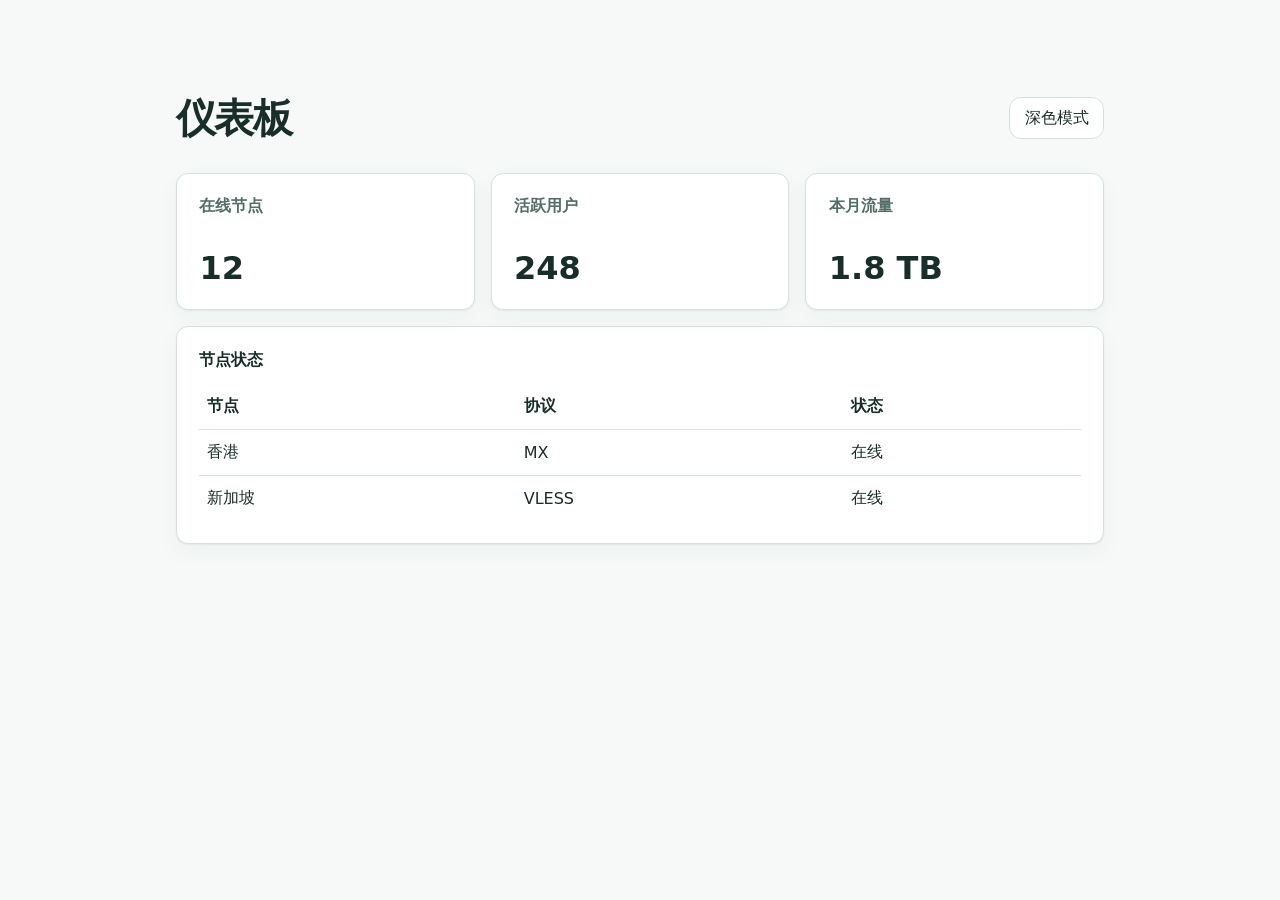
<file: preview.html>
<!doctype html>
<html lang="zh-CN" data-admin-theme="minimal">
<head>
  <meta charset="utf-8">
  <meta name="viewport" content="width=device-width, initial-scale=1">
  <title>Xboard 后台主题预览</title>
  <link rel="stylesheet" href="./themes/base.css">
  <link rel="stylesheet" href="./themes/minimal/theme.css">
  <style>
    * { box-sizing: border-box; }
    body { margin: 0; }
    main { max-width: 66rem; margin: auto; padding: clamp(1.25rem, 5vw, 4rem); }
    header { display: flex; align-items: center; justify-content: space-between; gap: 1rem; }
    h1 { font-size: clamp(1.75rem, 4vw, 2.5rem); letter-spacing: -.04em; }
    h2 { font-size: 1rem; margin-top: 0; }
    .grid { display: grid; grid-template-columns: repeat(auto-fit, minmax(min(100%, 14rem), 1fr)); gap: 1rem; }
    .bg-card { background: hsl(var(--card)); border: 1px solid hsl(var(--border)); padding: 1.4rem; }
    .rounded-xl { border-radius: var(--radius); }
    .number { font-size: 2rem; font-weight: 650; margin-bottom: 0; }
    .muted { color: hsl(var(--muted-foreground)); }
    button { font: inherit; cursor: pointer; padding: .6rem .9rem; border-radius: var(--radius); border: 1px solid hsl(var(--border)); color: hsl(var(--foreground)); background: hsl(var(--card)); }
    button:hover { background: hsl(var(--accent)); }
    table { border-collapse: collapse; width: 100%; text-align: start; }
    th, td { text-align: start; padding: .75rem .5rem; border-bottom: 1px solid hsl(var(--border)); }
    tbody tr:last-child td { border-bottom: 0; }
    section + section { margin-top: 1rem; }
  </style>
</head>
<body>
  <main id="root">
    <header><h1>仪表板</h1><button type="button" aria-pressed="false">深色模式</button></header>
    <section class="grid" aria-label="示例统计">
      <article class="bg-card rounded-xl"><h2 class="muted">在线节点</h2><p class="number">12</p></article>
      <article class="bg-card rounded-xl"><h2 class="muted">活跃用户</h2><p class="number">248</p></article>
      <article class="bg-card rounded-xl"><h2 class="muted">本月流量</h2><p class="number">1.8 TB</p></article>
    </section>
    <section class="bg-card rounded-xl">
      <h2>节点状态</h2>
      <table>
        <thead><tr><th scope="col">节点</th><th scope="col">协议</th><th scope="col">状态</th></tr></thead>
        <tbody><tr><td>香港</td><td>MX</td><td>在线</td></tr><tr><td>新加坡</td><td>VLESS</td><td>在线</td></tr></tbody>
      </table>
    </section>
  </main>
  <script>
    const toggle = document.querySelector('button');
    toggle.addEventListener('click', () => {
      const dark = document.documentElement.classList.toggle('dark');
      toggle.setAttribute('aria-pressed', String(dark));
    });
  </script>
</body>
</html>
</file>
<file: themes/base.css>
/* Shared presentation for admin themes. Opt in on the document element. */
html[data-admin-theme] body {
  font-family: var(--admin-font, system-ui, sans-serif);
  -webkit-font-smoothing: antialiased;
  background-color: hsl(var(--background));
  color: hsl(var(--foreground));
}

html[data-admin-theme] :is(button, a, input, select, textarea, [tabindex]):focus-visible {
  outline: 2px solid hsl(var(--ring));
  outline-offset: 3px;
}

html[data-admin-theme] .bg-card.rounded-lg,
html[data-admin-theme] .bg-card.rounded-xl {
  box-shadow: var(--admin-card-shadow, none);
}

@media (prefers-reduced-motion: no-preference) {
  html[data-admin-theme] #root:not(:empty) {
    animation: xboard-admin-enter var(--admin-enter-duration, 320ms) cubic-bezier(.2, .7, .25, 1);
  }

  html[data-admin-theme] :is(button, a[href], [role="button"]) {
    transition-property: color, background-color, border-color, box-shadow;
    transition-duration: var(--admin-transition-duration, 160ms);
    transition-timing-function: ease-out;
  }
}

@keyframes xboard-admin-enter {
  from { opacity: 0; translate: 0 5px; }
  to { opacity: 1; translate: 0 0; }
}
</file>
<file: themes/minimal/theme.css>
/* HSL channels consumed by the existing Shadcn/Tailwind components. */
:root[data-admin-theme="minimal"] {
  --admin-font: "Inter", system-ui, -apple-system, "Segoe UI", sans-serif;
  --admin-card-shadow: 0 1px 2px hsl(163 24% 17% / .06), 0 8px 24px hsl(163 24% 17% / .04);
  --admin-enter-duration: 360ms;
  --admin-transition-duration: 170ms;
  --background: 150 22% 97%;
  --foreground: 164 29% 14%;
  --card: 0 0% 100%;
  --card-foreground: var(--foreground);
  --popover: var(--card);
  --popover-foreground: var(--foreground);
  --primary: 163 69% 26%;
  --primary-foreground: 0 0% 100%;
  --secondary: 155 25% 92%;
  --secondary-foreground: 164 29% 21%;
  --muted: 153 18% 93%;
  --muted-foreground: 164 13% 38%;
  --accent: 155 39% 91%;
  --accent-foreground: 164 55% 22%;
  --destructive: 0 67% 45%;
  --destructive-foreground: 0 0% 100%;
  --border: 155 18% 86%;
  --input: 155 16% 74%;
  --ring: 163 69% 29%;
  --radius: .75rem;
}

:root[data-admin-theme="minimal"].dark {
  --admin-card-shadow: 0 1px 2px hsl(160 25% 5% / .4);
  --background: 163 25% 9%;
  --foreground: 153 28% 94%;
  --card: 163 21% 13%;
  --popover: 163 20% 15%;
  --primary: 153 56% 69%;
  --primary-foreground: 163 44% 11%;
  --secondary: 161 18% 20%;
  --secondary-foreground: var(--foreground);
  --muted: 161 18% 19%;
  --muted-foreground: 154 16% 71%;
  --accent: 157 28% 22%;
  --accent-foreground: 152 56% 83%;
  --destructive: 0 67% 47%;
  --destructive-foreground: 0 0% 100%;
  --border: 160 16% 25%;
  --input: 160 14% 42%;
  --ring: 153 56% 69%;
}
</file>
